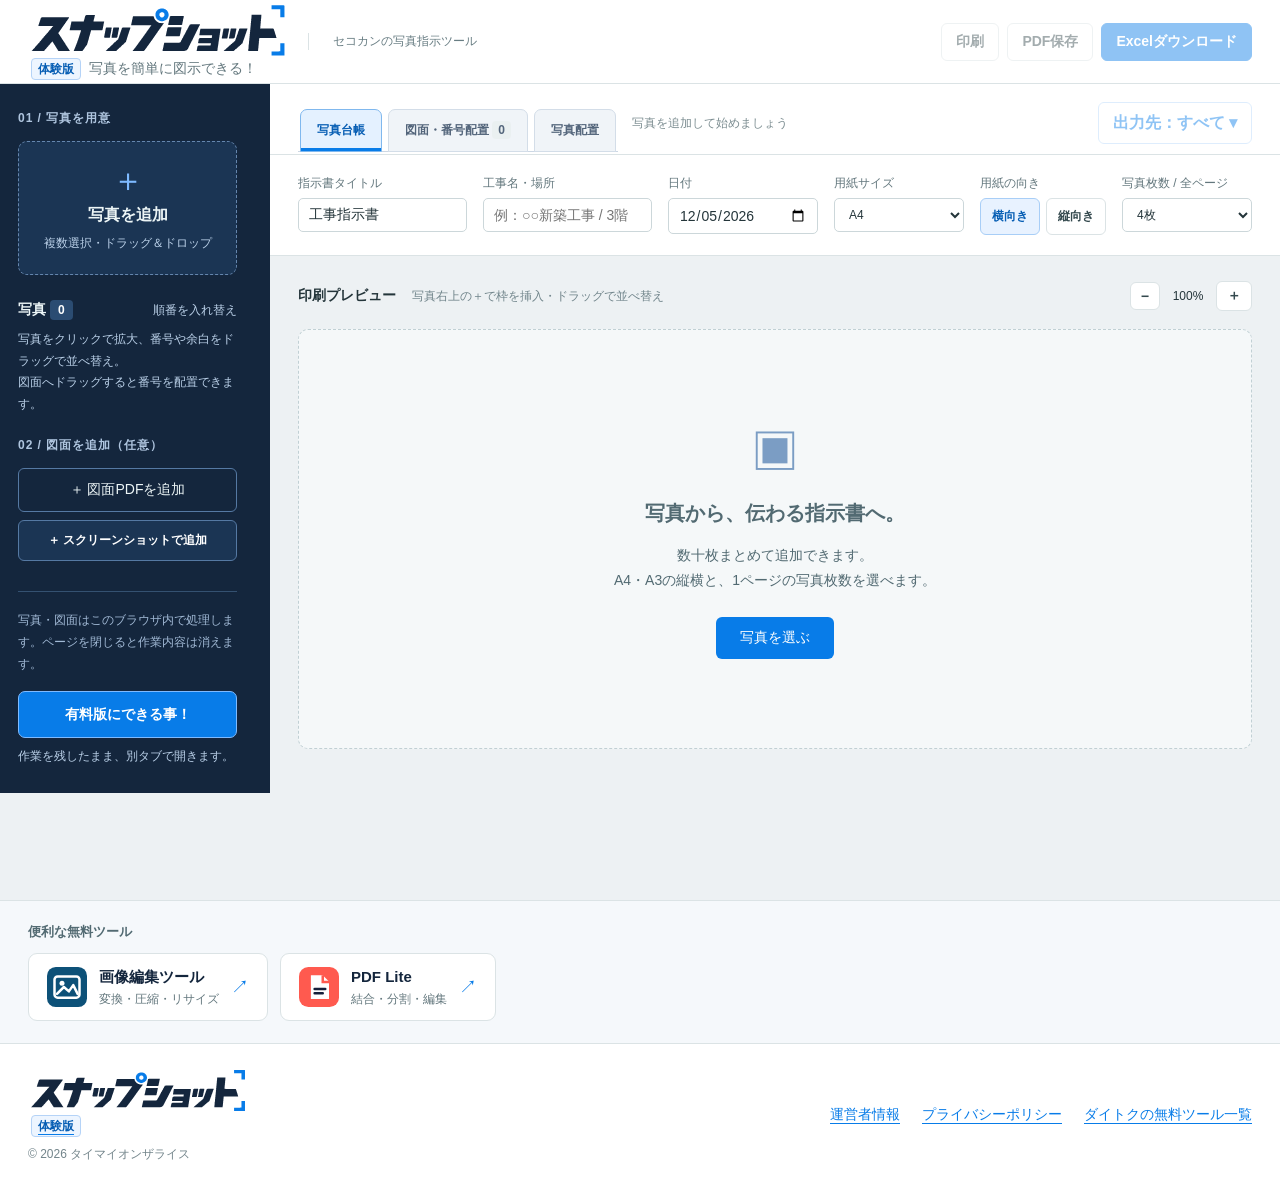
<file: index.html>
<!doctype html><html lang="ja"><head><meta charset="UTF-8"><meta name="viewport" content="width=device-width,initial-scale=1"><title>スナップショット体験版 | 写真を簡単に図示できる！</title><meta name="description" content="写真を並べてコメントを記入。図面に写真番号を配置して、現場指示書を印刷・PDF・Excel出力。"><link rel="icon" type="image/svg+xml" href="assets/snapshot-icon.svg?v=20261009"><meta name="theme-color" content="#14263d"><link rel="stylesheet" href="style.css?v=20261123-recipient"><link rel="stylesheet" href="tools-footer.css?v=20261015-tools-links"><link rel="stylesheet" href="shape-fill.css?v=20261016-fill"><script defer src="analytics.js?v=20261031"></script></head><body>
<header><a class="brand-link" href="index.html" aria-label="スナップショット体験版 ホーム"><span class="brand"><img class="brand-logo" src="assets/snapshot-logo.svg" alt="スナップショット" width="260" height="54"><span class="brand-meta"><span class="trial-badge">体験版</span><small>写真を簡単に図示できる！</small></span></span></a><span class="free">セコカンの写真指示ツール</span><div class="exports"><button id="print">印刷</button><button id="pdf-export">PDF保存</button><button id="excel-export" class="primary">Excelダウンロード</button></div></header>
<div class="shell"><aside><div class="step-label">01 / 写真を用意</div><label class="upload"><span class="upload-icon">＋</span><strong>写真を追加</strong><small>複数選択・ドラッグ＆ドロップ</small><input id="photos-input" type="file" accept="image/*" multiple></label><div class="sidebar-line"><strong>写真 <span id="photo-count">0</span></strong><span>順番を入れ替え</span></div><p class="hint">写真をクリックで拡大、番号や余白をドラッグで並べ替え。<br>図面へドラッグすると番号を配置できます。</p><div id="photo-list" class="photo-list"></div><div class="step-label drawing-label">02 / 図面を追加（任意）</div><label class="pdf-upload">＋ 図面PDFを追加<input id="pdf-input" type="file" accept="application/pdf,.pdf" multiple></label><button type="button" id="add-screenshot" class="screenshot-import-button">＋ スクリーンショットで追加</button><div id="drawing-list"></div><p class="privacy">写真・図面はこのブラウザ内で処理します。ページを閉じると作業内容は消えます。</p><div class="paid-sidebar"><a class="paid-link" href="paid.html" target="_blank" rel="noopener" aria-label="有料版にできる事！ 別タブで開きます">有料版にできる事！</a><small>作業を残したまま、別タブで開きます。</small></div></aside>
<main><div class="workspace-top"><div class="tabs"><button class="active" id="tab-photos">写真台帳</button><button id="tab-drawing">図面・番号配置 <span id="drawing-count">0</span></button><button id="tab-placement">写真配置</button></div><span id="summary">写真を追加して始めましょう</span></div>
<div class="settings"><label>指示書タイトル<input id="title" value="工事指示書" maxlength="80"></label><label>工事名・場所<input id="project" placeholder="例：○○新築工事 / 3階" maxlength="100"></label><label class="date-field">日付<input id="date" type="date"></label><label class="paper-size-field">用紙サイズ<select id="paper-size"><option value="A4" selected>A4</option><option value="A3">A3</option></select></label><div class="orientation"><span>用紙の向き</span><div><button class="active" data-orientation="landscape">横向き</button><button data-orientation="portrait">縦向き</button></div></div><label class="photo-count-field">写真枚数 / 全ページ<select id="photos-per-page"><option value="1">1枚</option><option value="2">2枚</option><option value="3">3枚</option><option value="4" selected>4枚</option><option value="5">5枚</option><option value="6">6枚</option><option value="7">7枚</option><option value="8">8枚</option><option value="9">9枚</option><option value="10">10枚</option><option value="11">11枚</option><option value="12">12枚</option><option value="13">13枚</option><option value="14">14枚</option><option value="15">15枚</option><option value="16">16枚</option><option value="17">17枚</option><option value="18">18枚</option><option value="19">19枚</option><option value="20">20枚</option></select></label></div>
<section id="photo-workspace"><div class="paper-heading"><strong>印刷プレビュー</strong><span>写真右上の＋で枠を挿入・ドラッグで並べ替え</span><div class="zoom"><button id="zoom-out" aria-label="縮小">−</button><span id="zoom-label">100%</span><button id="zoom-in" aria-label="拡大">＋</button></div></div><div id="papers"></div><section id="comment-summary" class="comment-summary" hidden><div class="comment-summary-title"><h2>写真番号とコメント一覧</h2><span><b id="comment-total">0</b>件 · 印刷・PDF・Excelにも追加されます</span></div><table><thead><tr><th>写真番号</th><th>コメント・指示内容</th><th>配置先図面</th></tr></thead><tbody id="comment-rows"></tbody></table></section></section>
<section id="drawing-workspace" hidden><div class="drawing-tools"><select id="drawing-select" hidden aria-hidden="true" tabindex="-1"></select><button type="button" id="drawing-rename">図面名を変更</button><label>色<input type="color" id="color" value="#e44838"></label><label>線幅<select id="stroke"><option value="3">細</option><option value="6" selected>中</option><option value="12">太</option></select></label><div id="tools"><button class="active" data-tool="select">選択・移動</button><button data-tool="number">写真番号</button><button data-tool="number-pin">番号の先端を伸ばす</button><button data-tool="marker">マーカー</button><button data-tool="line">線</button><button data-tool="rect">四角</button><button data-tool="circle">丸</button><button data-tool="text">文字</button><button data-tool="symbol">記号</button></div><label>矢印の先端<select id="arrow-head-size"><option value="small" selected>小</option><option value="medium">中</option><option value="large">大</option></select></label><button id="number-pin-clear" disabled>番号を丸に戻す</button><label>番号サイズ<select id="number-size"><option value="small" selected>小</option><option value="medium">中</option><option value="large">大</option><option value="xlarge">特大</option></select></label><button id="number-size-all" title="この図面の写真番号をすべて選んだサイズと線幅に変更">番号を一括変更</button><button id="rotate-left" title="図面を左に90度回転">↶ 左90°</button><button id="rotate-right" title="図面を右に90度回転">↷ 右90°</button><button id="undo" title="Ctrl+Z">戻す</button><button id="redo" title="Ctrl+Shift+Z">やり直す</button><button id="delete-annotation">選択を削除</button><div class="zoom"><button id="drawing-zoom-out">−</button><span id="drawing-zoom-label">100%</span><button id="drawing-zoom-in">＋</button></div></div><div class="annotation-options"><span id="shape-fill-options" class="shape-fill-options" hidden><label><input id="shape-fill" type="checkbox"> 塗りつぶし（線と同じ色）</label><label>不透明度 <input id="shape-fill-opacity" type="range" min="0" max="100" value="35" step="1"><output id="shape-fill-opacity-value">35%</output></label></span><label id="line-style-label" hidden>線の種類<select id="line-style"><option value="plain">実線</option><option value="arrow" selected>矢印</option><option value="double-arrow">両矢印</option><option value="dots">両端●</option><option value="dashed">点線</option><option value="dashed-arrow">点線矢印</option></select></label><label id="number-option">写真番号<select id="number-select"></select></label><label id="text-option" hidden>文字<input id="annotation-text" placeholder="ここに文字を入力" maxlength="200"></label><label id="symbol-option" hidden>記号<select id="symbol-select"><option>○</option><option>×</option><option>△</option><option>✓</option><option>！</option></select></label><label id="callout-end-label" hidden>写真の線の先端<select id="callout-end-style"><option value="dot">● 丸</option><option value="arrow">→ 矢印</option><option value="none">─ 端末なし</option></select></label><div id="drawing-option"><span>図面</span><div id="drawing-tabs" role="tablist" aria-label="表示する図面"></div></div><span id="tool-hint">左の写真を図面へドラッグすると番号を配置できます。</span></div><div id="drawing-container" role="tabpanel" aria-label="選択中の図面"><div class="empty drawing-empty"><span>▧</span><h2>図面と写真をつなぐ</h2><p>PDFを追加すると、写真番号や注記を図面に配置できます。</p><label class="primary inline-upload">図面PDFを追加<input id="pdf-input-empty" type="file" accept="application/pdf,.pdf" multiple></label></div></div></section>
</main></div><section class="related-tools" aria-label="便利な無料ツール"><p class="related-tools-title">便利な無料ツール</p><nav aria-label="画像・PDFツール"><a class="related-tool-link" href="https://noguchi092.github.io/image-tools/" target="_blank" rel="noopener" aria-label="画像編集ツールを別タブで開く"><img src="assets/image-tools-icon.svg" alt="" width="40" height="40"><span><strong>画像編集ツール</strong><small>変換・圧縮・リサイズ</small></span><span class="related-tool-arrow" aria-hidden="true">↗</span></a><a class="related-tool-link" href="https://noguchi092.github.io/pdf-lite/" target="_blank" rel="noopener" aria-label="PDFライトを別タブで開く"><img src="assets/pdf-lite-icon.svg" alt="" width="40" height="40"><span><strong>PDF Lite</strong><small>結合・分割・編集</small></span><span class="related-tool-arrow" aria-hidden="true">↗</span></a></nav></section><footer class="site-footer"><div class="footer-brand"><a class="brand-link" href="index.html" aria-label="スナップショット体験版 ホーム"><span class="brand"><img class="brand-logo" src="assets/snapshot-logo.svg" alt="スナップショット" width="220" height="46"><span class="brand-meta"><span class="trial-badge">体験版</span></span></span></a><small>© 2026 タイマイオンザライス</small></div><nav aria-label="フッターメニュー"><a href="operator.html">運営者情報</a><a href="privacy.html">プライバシーポリシー</a><a href="https://daitoku-inc.com/free-tools.html" target="_blank" rel="noopener noreferrer">ダイトクの無料ツール一覧</a></nav></footer><div id="status" role="status" aria-live="polite"></div><div id="busy" hidden><div><span class="spinner"></span><strong id="busy-text">処理中…</strong></div></div><script src="vendor/jszip.min.js"></script><script src="vendor/pdf-lib.min.js"></script><script type="module" src="app.js?v=20261123-recipient"></script></body></html>
</file>
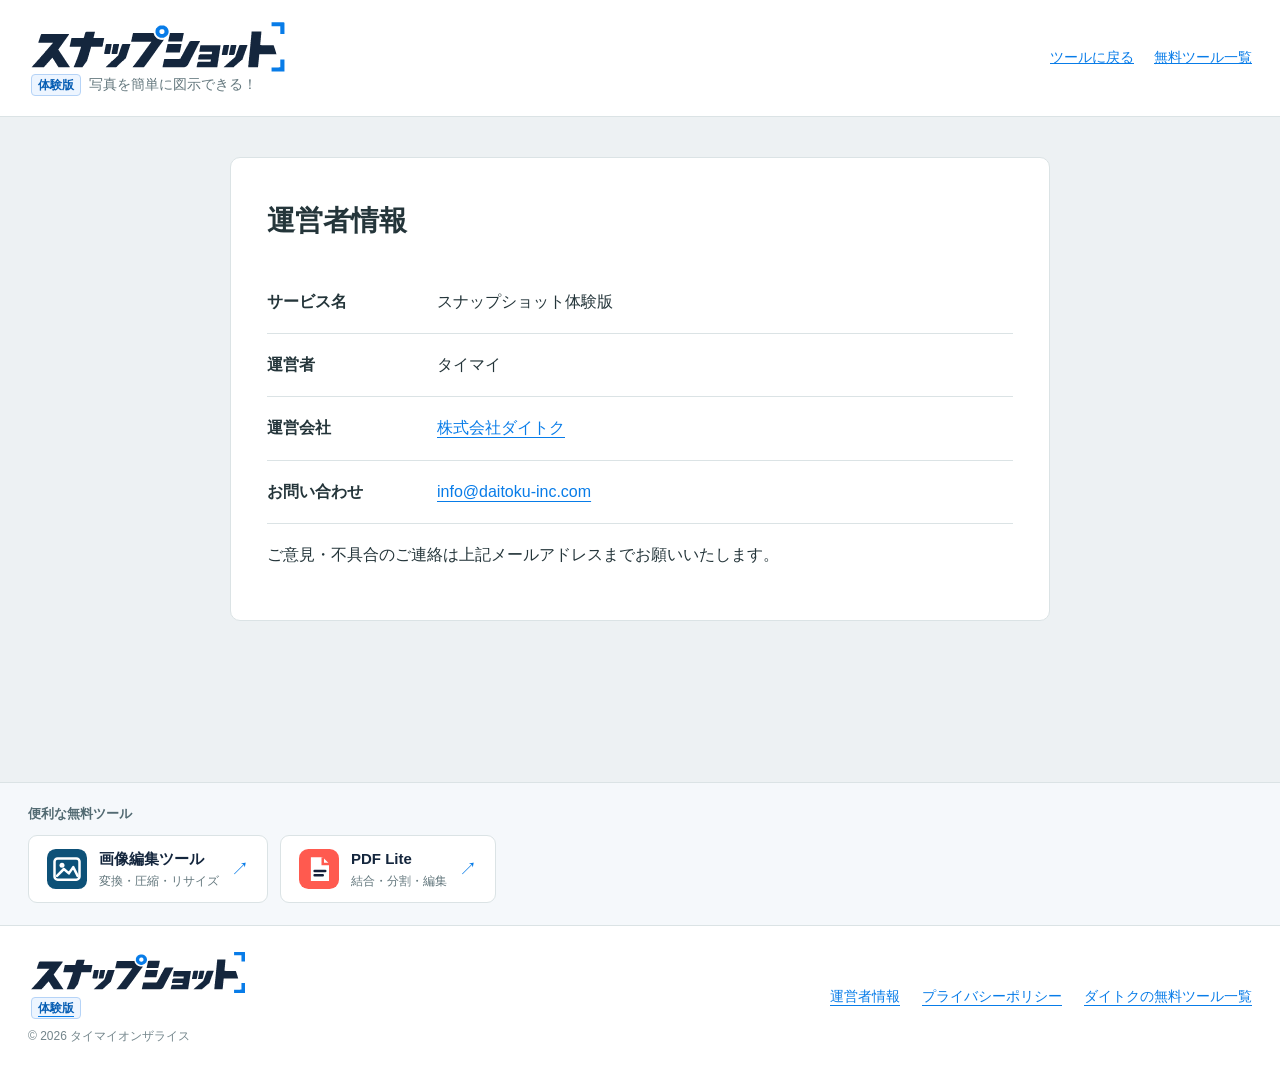
<file: operator.html>
<!doctype html><html lang="ja"><head><meta charset="utf-8"><meta name="viewport" content="width=device-width,initial-scale=1"><title>運営者情報 | スナップショット体験版</title><link rel="icon" type="image/svg+xml" href="assets/snapshot-icon.svg?v=20261009"><meta name="theme-color" content="#14263d"><link rel="stylesheet" href="style.css?v=20261009-plan-comparison"><link rel="stylesheet" href="tools-footer.css?v=20261015-tools-links"><script defer src="analytics.js?v=20261031"></script></head><body><header class="info-header"><a class="brand-link" href="index.html" aria-label="スナップショット体験版 ホーム"><span class="brand"><img class="brand-logo" src="assets/snapshot-logo.svg" alt="スナップショット" width="260" height="54"><span class="brand-meta"><span class="trial-badge">体験版</span><small>写真を簡単に図示できる！</small></span></span></a><nav><a href="index.html">ツールに戻る</a><a href="https://daitoku-inc.com/free-tools.html" target="_blank" rel="noopener noreferrer">無料ツール一覧</a></nav></header><main class="plain-page"><article class="plain-card"><h1>運営者情報</h1><dl><div><dt>サービス名</dt><dd>スナップショット体験版</dd></div><div><dt>運営者</dt><dd>タイマイ</dd></div><div><dt>運営会社</dt><dd><a href="https://daitoku-inc.com/">株式会社ダイトク</a></dd></div><div><dt>お問い合わせ</dt><dd><a href="mailto:info@daitoku-inc.com">info@daitoku-inc.com</a></dd></div></dl><p>ご意見・不具合のご連絡は上記メールアドレスまでお願いいたします。</p></article></main><section class="related-tools" aria-label="便利な無料ツール"><p class="related-tools-title">便利な無料ツール</p><nav aria-label="画像・PDFツール"><a class="related-tool-link" href="https://noguchi092.github.io/image-tools/" target="_blank" rel="noopener" aria-label="画像編集ツールを別タブで開く"><img src="assets/image-tools-icon.svg" alt="" width="40" height="40"><span><strong>画像編集ツール</strong><small>変換・圧縮・リサイズ</small></span><span class="related-tool-arrow" aria-hidden="true">↗</span></a><a class="related-tool-link" href="https://noguchi092.github.io/pdf-lite/" target="_blank" rel="noopener" aria-label="PDFライトを別タブで開く"><img src="assets/pdf-lite-icon.svg" alt="" width="40" height="40"><span><strong>PDF Lite</strong><small>結合・分割・編集</small></span><span class="related-tool-arrow" aria-hidden="true">↗</span></a></nav></section><footer class="site-footer"><div class="footer-brand"><a class="brand-link" href="index.html" aria-label="スナップショット体験版 ホーム"><span class="brand"><img class="brand-logo" src="assets/snapshot-logo.svg" alt="スナップショット" width="220" height="46"><span class="brand-meta"><span class="trial-badge">体験版</span></span></span></a><small>© 2026 タイマイオンザライス</small></div><nav aria-label="フッターメニュー"><a href="operator.html">運営者情報</a><a href="privacy.html">プライバシーポリシー</a><a href="https://daitoku-inc.com/free-tools.html" target="_blank" rel="noopener noreferrer">ダイトクの無料ツール一覧</a></nav></footer></body></html>
</file>
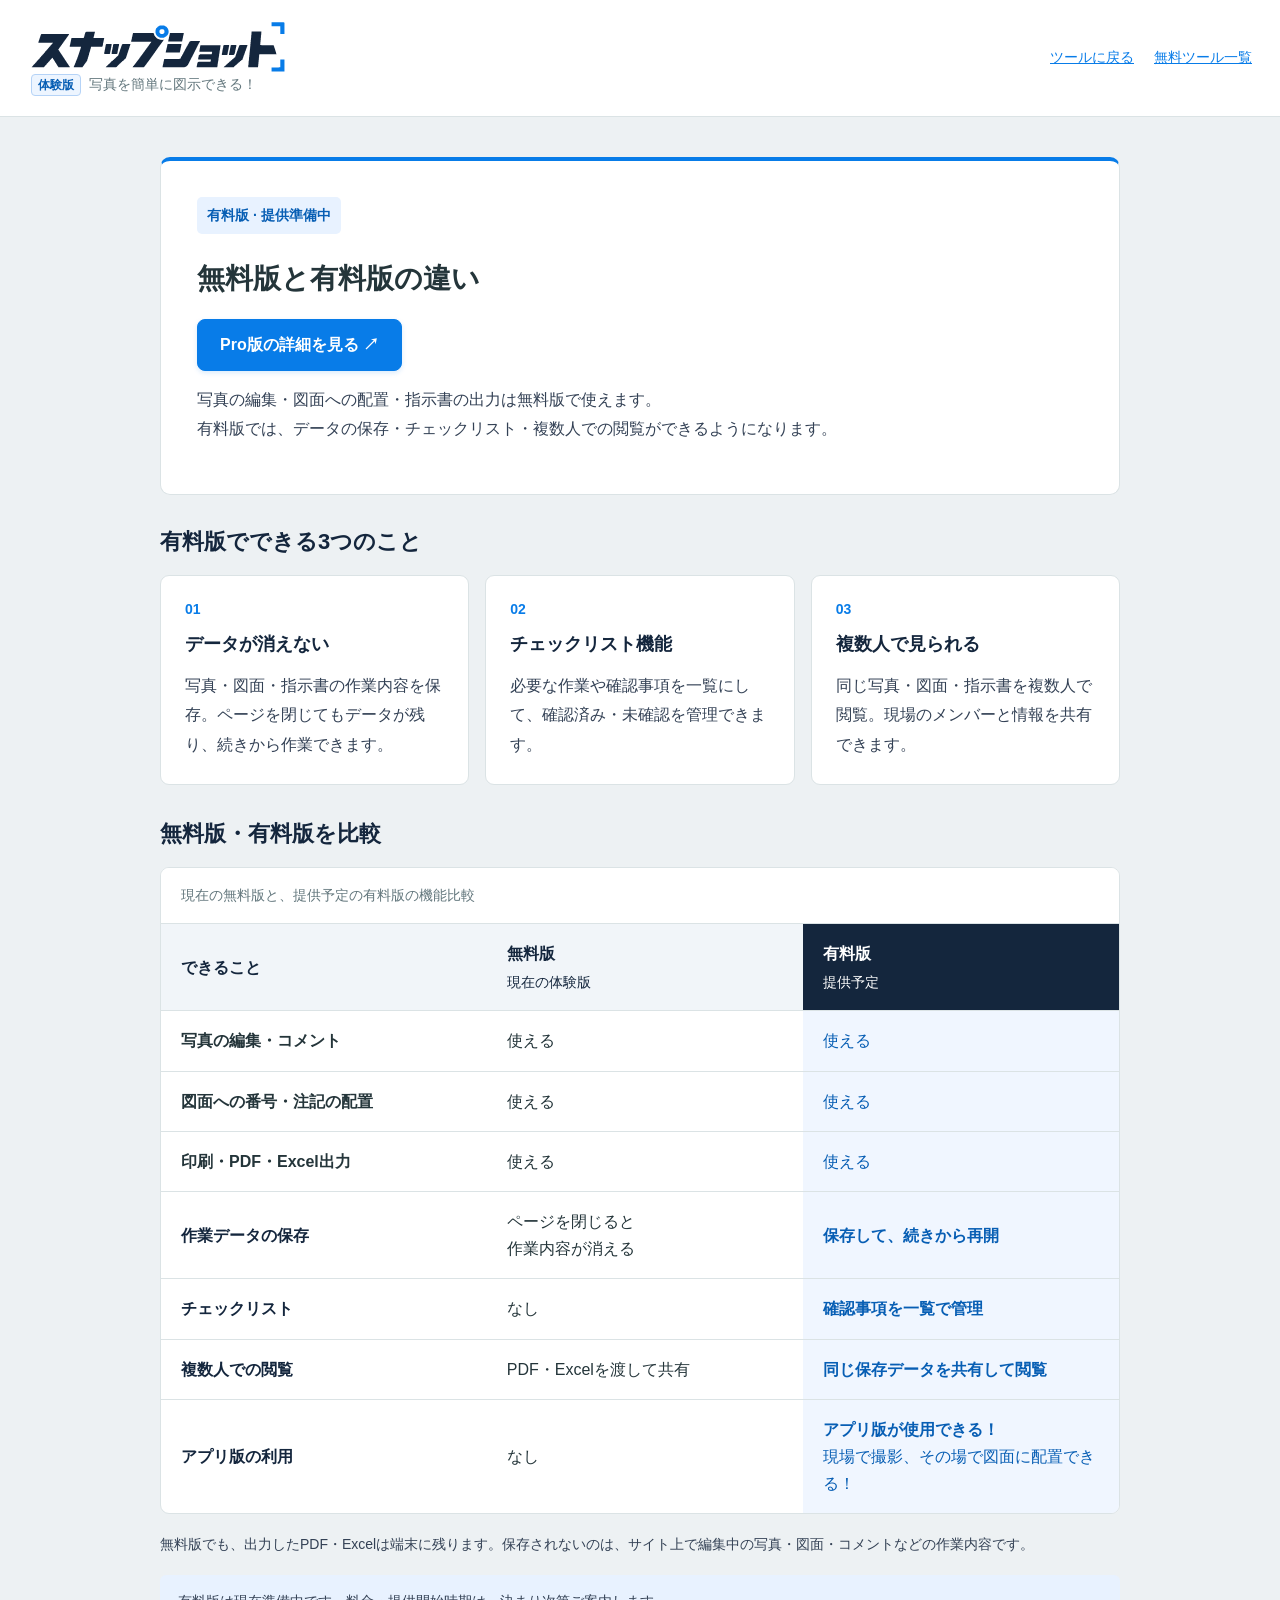
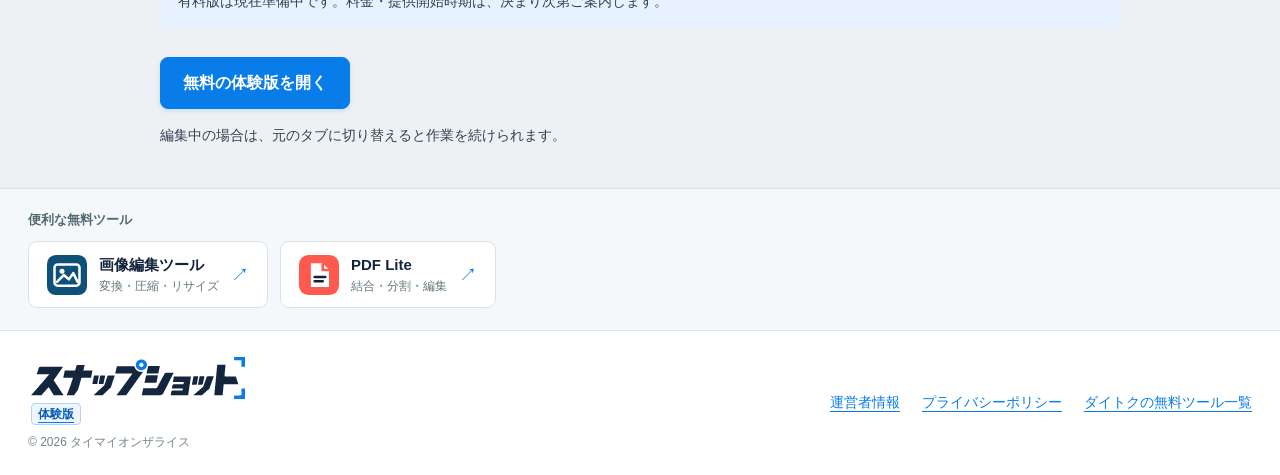
<file: paid.html>
<!doctype html><html lang="ja"><head><meta charset="utf-8"><meta name="viewport" content="width=device-width,initial-scale=1"><title>無料版と有料版の違い | スナップショット</title><meta name="description" content="無料版と有料版の違いを比較。データの保存、チェックリスト、複数人での閲覧について紹介します。"><link rel="icon" type="image/svg+xml" href="assets/snapshot-icon.svg?v=20261009"><meta name="theme-color" content="#14263d"><link rel="stylesheet" href="style.css?v=20261015-legibility-fix"><link rel="stylesheet" href="tools-footer.css?v=20261015-tools-links"><script defer src="analytics.js?v=20261031"></script></head><body><header class="info-header"><a class="brand-link" href="index.html" aria-label="スナップショット体験版 ホーム"><span class="brand"><img class="brand-logo" src="assets/snapshot-logo.svg" alt="スナップショット" width="260" height="54"><span class="brand-meta"><span class="trial-badge">体験版</span><small>写真を簡単に図示できる！</small></span></span></a><nav><a href="index.html">ツールに戻る</a><a href="https://daitoku-inc.com/free-tools.html" target="_blank" rel="noopener noreferrer">無料ツール一覧</a></nav></header><main class="plain-page paid-page"><article class="plain-card paid-intro"><span class="paid-status">有料版 · 提供準備中</span><h1>無料版と有料版の違い</h1><p><a class="page-button" href="https://noguchi092.github.io/snapshot-lp/" target="_blank" rel="noopener" aria-label="Pro版の詳細を見る（別タブで開きます）">Pro版の詳細を見る ↗</a></p><p>写真の編集・図面への配置・指示書の出力は無料版で使えます。<br>有料版では、データの保存・チェックリスト・複数人での閲覧ができるようになります。</p></article>
<section class="trial-features" aria-labelledby="paid-features-title"><h2 id="paid-features-title">有料版でできる3つのこと</h2><div class="feature-grid">
<article class="feature-card"><span class="feature-number">01</span><h3>データが消えない</h3><p>写真・図面・指示書の作業内容を保存。ページを閉じてもデータが残り、続きから作業できます。</p></article>
<article class="feature-card"><span class="feature-number">02</span><h3>チェックリスト機能</h3><p>必要な作業や確認事項を一覧にして、確認済み・未確認を管理できます。</p></article>
<article class="feature-card"><span class="feature-number">03</span><h3>複数人で見られる</h3><p>同じ写真・図面・指示書を複数人で閲覧。現場のメンバーと情報を共有できます。</p></article>
</div></section>
<section class="plan-comparison" aria-labelledby="plan-comparison-title"><h2 id="plan-comparison-title">無料版・有料版を比較</h2><div class="comparison-wrap"><table class="comparison-table"><caption>現在の無料版と、提供予定の有料版の機能比較</caption><thead><tr><th scope="col">できること</th><th scope="col">無料版<small>現在の体験版</small></th><th scope="col">有料版<small>提供予定</small></th></tr></thead><tbody>
<tr><th scope="row">写真の編集・コメント</th><td>使える</td><td>使える</td></tr>
<tr><th scope="row">図面への番号・注記の配置</th><td>使える</td><td>使える</td></tr>
<tr><th scope="row">印刷・PDF・Excel出力</th><td>使える</td><td>使える</td></tr>
<tr class="paid-difference"><th scope="row">作業データの保存</th><td>ページを閉じると<br>作業内容が消える</td><td><strong>保存して、続きから再開</strong></td></tr>
<tr class="paid-difference"><th scope="row">チェックリスト</th><td>なし</td><td><strong>確認事項を一覧で管理</strong></td></tr>
<tr class="paid-difference"><th scope="row">複数人での閲覧</th><td>PDF・Excelを渡して共有</td><td><strong>同じ保存データを共有して閲覧</strong></td></tr>
<tr class="paid-difference"><th scope="row">アプリ版の利用</th><td>なし</td><td><strong>アプリ版が使用できる！</strong><br>現場で撮影、その場で図面に配置できる！</td></tr>
</tbody></table></div><p class="trial-storage-note">無料版でも、出力したPDF・Excelは端末に残ります。保存されないのは、サイト上で編集中の写真・図面・コメントなどの作業内容です。</p><p class="paid-availability">有料版は現在準備中です。料金・提供開始時期は、決まり次第ご案内します。</p></section>
<div class="paid-return"><a href="index.html" class="page-button">無料の体験版を開く</a><p>編集中の場合は、元のタブに切り替えると作業を続けられます。</p></div></main><section class="related-tools" aria-label="便利な無料ツール"><p class="related-tools-title">便利な無料ツール</p><nav aria-label="画像・PDFツール"><a class="related-tool-link" href="https://noguchi092.github.io/image-tools/" target="_blank" rel="noopener" aria-label="画像編集ツールを別タブで開く"><img src="assets/image-tools-icon.svg" alt="" width="40" height="40"><span><strong>画像編集ツール</strong><small>変換・圧縮・リサイズ</small></span><span class="related-tool-arrow" aria-hidden="true">↗</span></a><a class="related-tool-link" href="https://noguchi092.github.io/pdf-lite/" target="_blank" rel="noopener" aria-label="PDFライトを別タブで開く"><img src="assets/pdf-lite-icon.svg" alt="" width="40" height="40"><span><strong>PDF Lite</strong><small>結合・分割・編集</small></span><span class="related-tool-arrow" aria-hidden="true">↗</span></a></nav></section><footer class="site-footer"><div class="footer-brand"><a class="brand-link" href="index.html" aria-label="スナップショット体験版 ホーム"><span class="brand"><img class="brand-logo" src="assets/snapshot-logo.svg" alt="スナップショット" width="220" height="46"><span class="brand-meta"><span class="trial-badge">体験版</span></span></span></a><small>© 2026 タイマイオンザライス</small></div><nav aria-label="フッターメニュー"><a href="operator.html">運営者情報</a><a href="privacy.html">プライバシーポリシー</a><a href="https://daitoku-inc.com/free-tools.html" target="_blank" rel="noopener noreferrer">ダイトクの無料ツール一覧</a></nav></footer></body></html>
</file>
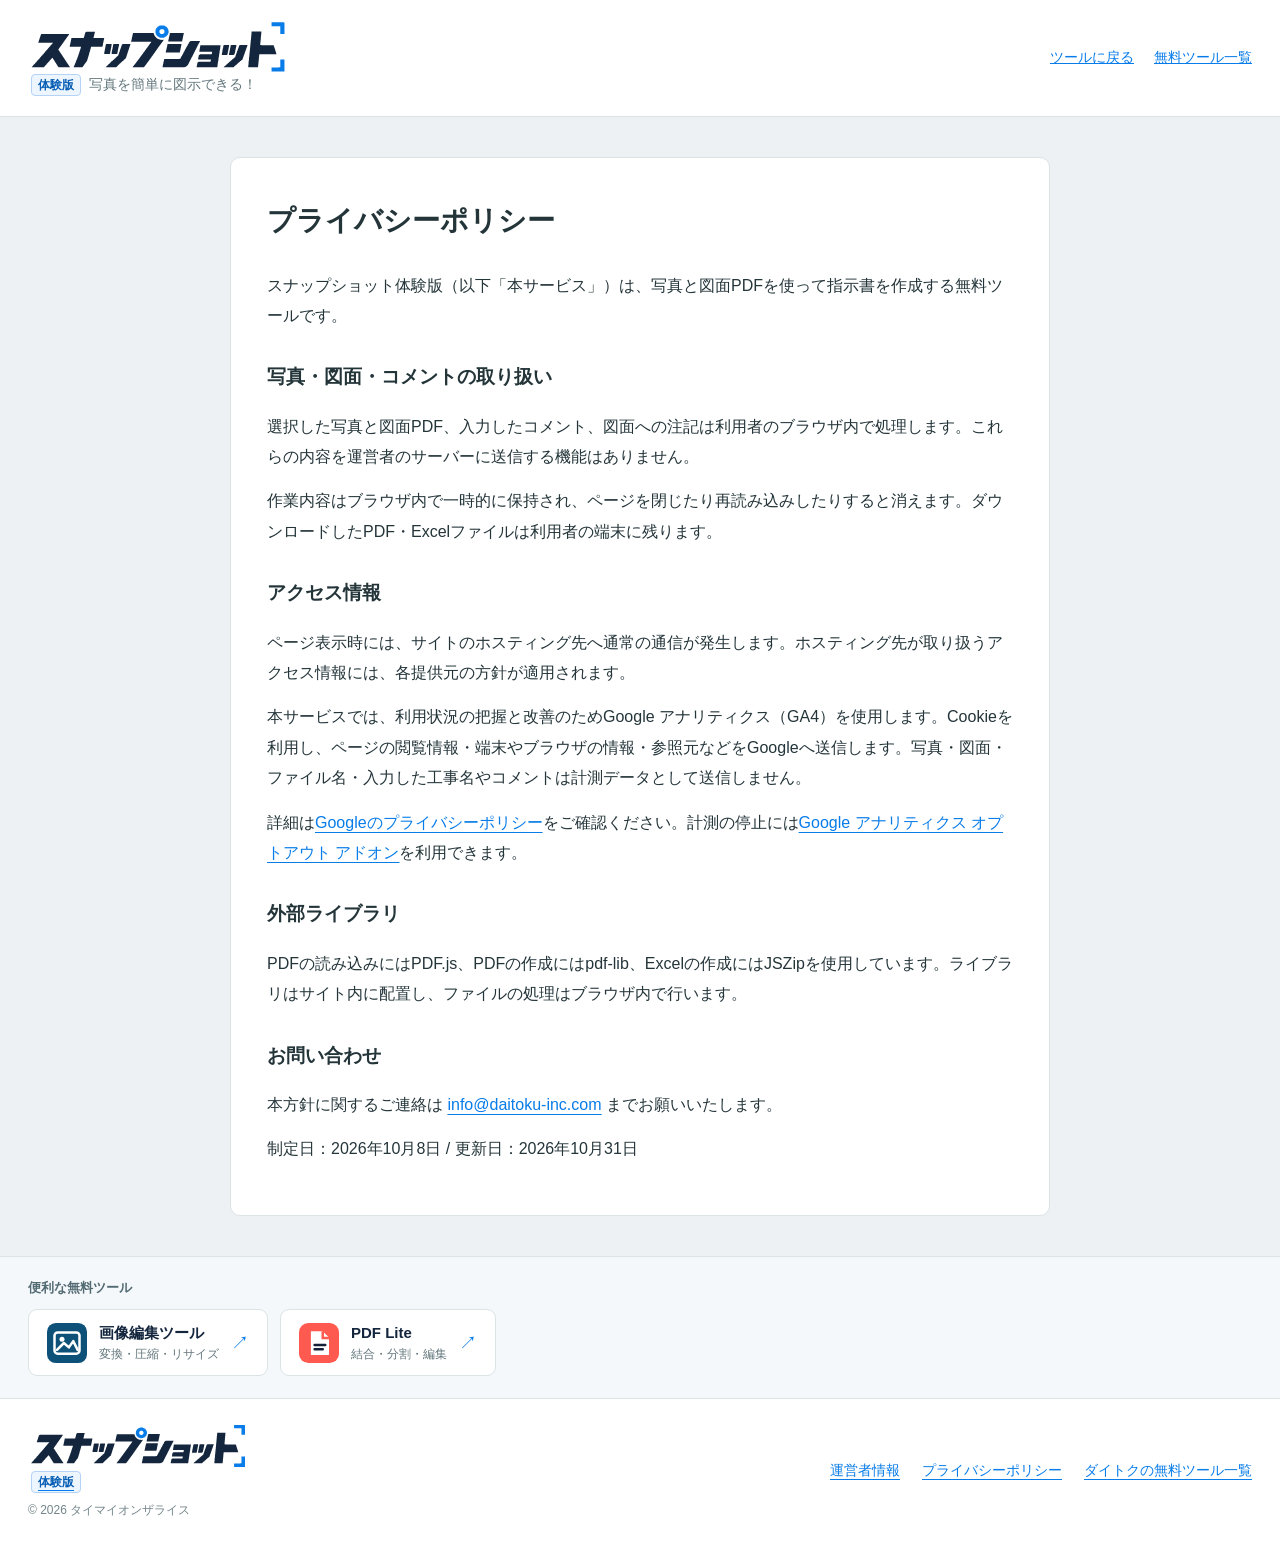
<file: privacy.html>
<!doctype html><html lang="ja"><head><meta charset="utf-8"><meta name="viewport" content="width=device-width,initial-scale=1"><title>プライバシーポリシー | スナップショット体験版</title><link rel="icon" type="image/svg+xml" href="assets/snapshot-icon.svg?v=20261009"><meta name="theme-color" content="#14263d"><link rel="stylesheet" href="style.css?v=20261009-plan-comparison"><link rel="stylesheet" href="tools-footer.css?v=20261015-tools-links"><script defer src="analytics.js?v=20261031"></script></head><body><header class="info-header"><a class="brand-link" href="index.html" aria-label="スナップショット体験版 ホーム"><span class="brand"><img class="brand-logo" src="assets/snapshot-logo.svg" alt="スナップショット" width="260" height="54"><span class="brand-meta"><span class="trial-badge">体験版</span><small>写真を簡単に図示できる！</small></span></span></a><nav><a href="index.html">ツールに戻る</a><a href="https://daitoku-inc.com/free-tools.html" target="_blank" rel="noopener noreferrer">無料ツール一覧</a></nav></header><main class="plain-page"><article class="plain-card"><h1>プライバシーポリシー</h1><p>スナップショット体験版（以下「本サービス」）は、写真と図面PDFを使って指示書を作成する無料ツールです。</p><h2>写真・図面・コメントの取り扱い</h2><p>選択した写真と図面PDF、入力したコメント、図面への注記は利用者のブラウザ内で処理します。これらの内容を運営者のサーバーに送信する機能はありません。</p><p>作業内容はブラウザ内で一時的に保持され、ページを閉じたり再読み込みしたりすると消えます。ダウンロードしたPDF・Excelファイルは利用者の端末に残ります。</p><h2>アクセス情報</h2><p>ページ表示時には、サイトのホスティング先へ通常の通信が発生します。ホスティング先が取り扱うアクセス情報には、各提供元の方針が適用されます。</p><p>本サービスでは、利用状況の把握と改善のためGoogle アナリティクス（GA4）を使用します。Cookieを利用し、ページの閲覧情報・端末やブラウザの情報・参照元などをGoogleへ送信します。写真・図面・ファイル名・入力した工事名やコメントは計測データとして送信しません。</p><p>詳細は<a href="https://policies.google.com/privacy" target="_blank" rel="noopener">Googleのプライバシーポリシー</a>をご確認ください。計測の停止には<a href="https://tools.google.com/dlpage/gaoptout?hl=ja" target="_blank" rel="noopener">Google アナリティクス オプトアウト アドオン</a>を利用できます。</p><h2>外部ライブラリ</h2><p>PDFの読み込みにはPDF.js、PDFの作成にはpdf-lib、Excelの作成にはJSZipを使用しています。ライブラリはサイト内に配置し、ファイルの処理はブラウザ内で行います。</p><h2>お問い合わせ</h2><p>本方針に関するご連絡は <a href="mailto:info@daitoku-inc.com">info@daitoku-inc.com</a> までお願いいたします。</p><p>制定日：2026年10月8日 / 更新日：2026年10月31日</p></article></main><section class="related-tools" aria-label="便利な無料ツール"><p class="related-tools-title">便利な無料ツール</p><nav aria-label="画像・PDFツール"><a class="related-tool-link" href="https://noguchi092.github.io/image-tools/" target="_blank" rel="noopener" aria-label="画像編集ツールを別タブで開く"><img src="assets/image-tools-icon.svg" alt="" width="40" height="40"><span><strong>画像編集ツール</strong><small>変換・圧縮・リサイズ</small></span><span class="related-tool-arrow" aria-hidden="true">↗</span></a><a class="related-tool-link" href="https://noguchi092.github.io/pdf-lite/" target="_blank" rel="noopener" aria-label="PDFライトを別タブで開く"><img src="assets/pdf-lite-icon.svg" alt="" width="40" height="40"><span><strong>PDF Lite</strong><small>結合・分割・編集</small></span><span class="related-tool-arrow" aria-hidden="true">↗</span></a></nav></section><footer class="site-footer"><div class="footer-brand"><a class="brand-link" href="index.html" aria-label="スナップショット体験版 ホーム"><span class="brand"><img class="brand-logo" src="assets/snapshot-logo.svg" alt="スナップショット" width="220" height="46"><span class="brand-meta"><span class="trial-badge">体験版</span></span></span></a><small>© 2026 タイマイオンザライス</small></div><nav aria-label="フッターメニュー"><a href="operator.html">運営者情報</a><a href="privacy.html">プライバシーポリシー</a><a href="https://daitoku-inc.com/free-tools.html" target="_blank" rel="noopener noreferrer">ダイトクの無料ツール一覧</a></nav></footer></body></html>
</file>
<file: style.css>
:root{font-family:-apple-system,BlinkMacSystemFont,"Segoe UI","Noto Sans JP",sans-serif;color:#24353a;background:#edf1f3;font-size:16px;--blue:#087ce8;--line:#dbe3e5}*{box-sizing:border-box}body{margin:0}button,input,select,textarea{font:inherit}button,label.upload,label.pdf-upload{cursor:pointer}button{border:1px solid var(--line);background:white;border-radius:6px;padding:9px 14px;color:#34494e;font-size:.875rem;font-weight:600;white-space:nowrap}button:hover{border-color:var(--blue);background:#f0f6ff}button:disabled{opacity:.45;cursor:default}.primary{background:var(--blue);color:white;border-color:var(--blue)}.primary:hover{background:#0666c1;color:white}button.active{background:#e8f2ff;color:#075eb4;border-color:#a8cef7}input,select{border:1px solid #ccd7da;border-radius:5px;padding:8px 10px;min-width:0;background:white;color:#24353a}input:focus,textarea:focus,select:focus{outline:2px solid #087ce8;outline-offset:1px}header{height:84px;background:white;border-bottom:1px solid var(--line);display:flex;align-items:center;padding:0 28px;gap:24px}.brand{display:flex;gap:12px;align-items:center;font-size:1.25rem;font-weight:800;white-space:nowrap}.brand small{display:block;font-size:.75rem;color:#7a8a8e;font-weight:500;margin-top:3px;letter-spacing:.1em}.brand-icon{font-size:2.25rem;color:var(--blue)}.free{font-size:.75rem;color:#687d83;border-left:1px solid var(--line);padding-left:24px}.exports{margin-left:auto;display:flex;gap:8px}.shell{display:grid;grid-template-columns:270px minmax(0,1fr);min-height:calc(100vh - 84px)}aside{background:#14263d;color:#ecf5f6;padding:26px 18px}.step-label{font-size:.75rem;letter-spacing:.08em;color:#afc5df;margin-bottom:14px;font-weight:700}.upload{border:1px dashed #6586ae;display:flex;flex-direction:column;align-items:center;padding:22px 10px;border-radius:9px;background:#1b3554;gap:9px}.upload:hover,.upload.dragover{background:#254d77;border-color:#7ebaff}.upload-icon{font-size:2rem;line-height:1;color:#7ebaff}.upload small{font-size:.75rem;color:#bad0e8}input[type=file]{display:none}.sidebar-line{display:flex;align-items:center;justify-content:space-between;margin-top:26px;font-size:.875rem}.sidebar-line span{font-size:.75rem;color:#bad0e8}#photo-count{background:#2b4c72;padding:3px 8px;border-radius:4px;color:#fff}.hint{font-size:.75rem;line-height:1.8;color:#bad0e8;margin:10px 0 14px}.photo-list{display:flex;flex-direction:column;gap:8px;max-height:48vh;overflow:auto}.thumb{display:grid;grid-template-columns:24px 64px 1fr;gap:9px;align-items:center;padding:8px;background:#1c3655;border:1px solid #36577e;border-radius:7px;cursor:grab}.thumb.over{border:2px solid #7ebaff;padding:7px}.thumb.dragging{opacity:.4}.thumb img{width:64px;height:47px;object-fit:cover;border-radius:3px}.thumb-number{font-size:.875rem;font-weight:800;color:#8bc3ff;text-align:center}.thumb-name{font-size:.75rem;overflow:hidden;text-overflow:ellipsis;white-space:nowrap;max-width:98px}.thumb-actions{display:flex;gap:2px;margin-top:6px}.thumb-actions button{padding:1px 5px;border:0;background:#335a85;color:#fff;font-size:.75rem;border-radius:3px}.drawing-label{margin-top:26px}.pdf-upload{display:block;border:1px solid #5579a3;padding:12px;text-align:center;border-radius:6px;font-size:.875rem}#drawing-list{margin-top:10px}.drawing-item{display:flex;align-items:center;gap:6px;margin:8px 0;font-size:.75rem}.drawing-item span{flex:1;overflow:hidden;text-overflow:ellipsis;white-space:nowrap}.drawing-item button{font-size:.75rem;padding:3px 7px;background:#2b4c72;color:#fff;border:0}.privacy{border-top:1px solid #345171;padding-top:18px;color:#a1b9d5;font-size:.75rem;line-height:1.8;margin-top:30px}main{min-width:0}.workspace-top{padding:18px 28px 0;background:#fff;display:flex;align-items:center;justify-content:space-between;border-bottom:1px solid var(--line)}.tabs{display:flex;gap:24px}.tabs button{padding:12px 0 16px;border:0;border-radius:0;color:#819095;background:transparent}.tabs button.active{color:var(--blue);border-bottom:3px solid var(--blue)}.tabs span{background:#eaf0f1;border-radius:4px;padding:2px 6px;font-size:.75rem}#summary{font-size:.75rem;color:#7c8d91;padding-bottom:10px}.settings{padding:20px 28px;background:white;display:flex;flex-wrap:wrap;gap:16px;border-bottom:1px solid var(--line)}.settings label{display:flex;flex-direction:column;gap:6px;font-size:.75rem;color:#63777d;flex:1;min-width:150px}.settings input{width:100%;font-size:.875rem}.settings .date-field{flex:.6}.orientation{font-size:.75rem;color:#63777d;display:flex;flex-direction:column;gap:6px}.orientation div{display:flex;gap:6px}.orientation button{font-size:.75rem;padding:9px 11px}.paper-heading{margin:25px 28px 18px;display:flex;align-items:center;gap:16px;font-size:.875rem}.paper-heading>span{font-size:.75rem;color:#71858b}.zoom{margin-left:auto;display:flex;align-items:center;gap:8px}.zoom button{padding:5px 10px}.zoom span{font-size:.75rem;min-width:40px;text-align:center}#papers{padding:0 28px 40px;overflow:auto}.paper-wrap{margin-bottom:26px;max-width:100%}.paper-meta{display:flex;justify-content:space-between;font-size:.75rem;color:#70838a;margin-bottom:8px}.paper{width:100%;aspect-ratio:297/210;background:white;box-shadow:0 3px 15px #12343e13;padding:3.2%;display:flex;flex-direction:column;border:1px solid #e1e6e8;container-type:inline-size}.paper.portrait{aspect-ratio:210/297;width:72%;margin:auto;padding:3.2%}.paper-title{font-size:2.1cqw;font-weight:700;color:#14263d;border-bottom:2px solid #294969;padding-bottom:1.5cqw;display:flex;align-items:center;justify-content:space-between;gap:8px}.paper-title small{font-size:1.2cqw;font-weight:400}.paper-sub{font-size:1.3cqw;color:#6d7b80;display:flex;justify-content:space-between;padding:1cqw 0 1.4cqw}.photo-grid{flex:1;min-height:0;display:grid;grid-template-columns:1fr 1fr;grid-template-rows:1fr 1fr;gap:1.8cqw}.photo-cell{border:1px solid #cad4d8;min-height:0;display:flex;flex-direction:column;overflow:hidden}.image-box{position:relative;flex:1;min-height:0;background:#f5f7f8;display:flex;align-items:center;justify-content:center}.image-box img{width:100%;height:100%;position:absolute;object-fit:contain}.badge{position:absolute;top:1cqw;left:1cqw;background:#087ce8;color:white;font-weight:700;font-size:1.5cqw;padding:.4cqw .8cqw;border-radius:3px;z-index:1}.comment{border:0;border-top:1px solid #d6dfe2;resize:none;width:100%;height:7.5cqw;flex-shrink:0;font-size:1.35cqw;padding:1cqw;line-height:1.65;color:#24353a;background:white;border-radius:0}.comment::placeholder{color:#acb8bc}.portrait .photo-grid{grid-template-columns:1fr;grid-template-rows:repeat(3,1fr);gap:2.5cqw}.portrait .photo-cell{flex-direction:row}.portrait .image-box{width:63%;flex:none}.portrait .comment{width:37%;height:100%;border-top:0;border-left:1px solid #d6dfe2;font-size:1.8cqw;padding:1.5cqw}.portrait .paper-title{font-size:2.9cqw}.portrait .paper-title small,.portrait .paper-sub{font-size:1.8cqw}.portrait .badge{font-size:2cqw}.paper-footer{font-size:1.05cqw;color:#87969b;display:flex;justify-content:space-between;padding-top:1cqw}.empty{min-height:420px;display:flex;flex-direction:column;justify-content:center;align-items:center;text-align:center;border:1px dashed #c1d0d4;border-radius:10px;background:#f5f8f9;color:#526a72;gap:8px;padding:28px}.empty>span{font-size:3rem;color:#7b9dc4}.empty h2{font-size:1.25rem;margin:8px}.empty p{font-size:.875rem;line-height:1.8;max-width:400px;margin:0 0 16px}.inline-upload{display:inline-block;border-radius:6px;font-size:.875rem;padding:12px 24px;cursor:pointer}.drawing-tools{padding:16px 24px;display:flex;align-items:center;flex-wrap:wrap;gap:8px;background:#f9fbfc;border-bottom:1px solid var(--line)}.drawing-tools label{font-size:.75rem;display:flex;gap:6px;align-items:center}.drawing-tools select{max-width:160px}.drawing-tools input[type=color]{width:38px;height:34px;padding:3px}#tools{display:flex;gap:4px;flex-wrap:wrap}#tools button{padding:8px 10px;font-size:.75rem}.annotation-options{padding:12px 24px;display:flex;align-items:center;gap:16px;background:white;font-size:.875rem}.annotation-options label{display:flex;align-items:center;gap:8px}.annotation-options [hidden]{display:none}.annotation-options span{color:#6e838a;font-size:.75rem}#drawing-container{padding:24px;overflow:auto;min-height:440px}.drawing-stage{position:relative;box-shadow:0 4px 20px #102e3a20;background:#fff;touch-action:none}.drawing-stage canvas{display:block;width:100%;height:100%}.drawing-stage svg{position:absolute;inset:0;width:100%;height:100%;touch-action:none}.annotation.selected{filter:drop-shadow(0 0 4px #09f)}#status{position:fixed;bottom:24px;left:50%;transform:translateX(-50%);background:#14263d;color:white;padding:12px 20px;border-radius:8px;box-shadow:0 4px 20px #0002;z-index:99;display:none;font-size:.875rem}#busy{position:fixed;inset:0;background:#14263d66;z-index:100;display:flex;align-items:center;justify-content:center}#busy[hidden]{display:none}#busy>div{padding:26px 38px;background:white;display:flex;align-items:center;gap:16px;border-radius:12px}.spinner{width:24px;height:24px;border:3px solid #dbeaff;border-top-color:#087ce8;border-radius:50%;animation:spin 1s linear infinite}@keyframes spin{to{transform:rotate(360deg)}}[hidden]{display:none!important}:focus-visible{outline:2px solid #087ce8;outline-offset:3px}@media(max-width:1100px){header{padding:0 18px;gap:10px}.free{display:none}.shell{grid-template-columns:220px minmax(0,1fr)}.workspace-top{padding-left:20px;padding-right:20px}#summary{display:none}.settings{padding:18px 20px}.paper-heading{margin-left:20px;margin-right:20px}.paper-heading>span{display:none}#papers{padding-left:20px;padding-right:20px}.thumb{grid-template-columns:20px 54px 1fr;gap:6px}.thumb img{width:54px}.thumb-name{max-width:74px}}@media(max-width:720px){header{height:auto;min-height:76px;flex-wrap:wrap;padding:14px 16px}.brand{font-size:1.1rem}.brand small{font-size:.75rem}.exports{width:100%;margin:0}.exports button{flex:1;font-size:.75rem;padding:10px 7px}.shell{display:block}aside{padding:18px}.step-label{margin-bottom:10px}.upload{padding:12px;display:grid;grid-template-columns:24px 1fr}.upload small{grid-column:2}.upload-icon{grid-row:1/3}.sidebar-line{margin-top:16px}.hint{margin-bottom:10px}.photo-list{flex-direction:row;overflow:auto;max-height:none}.thumb{display:block;min-width:100px;width:100px;position:relative}.thumb img{width:82px;height:58px}.thumb-number{position:absolute;top:8px;left:8px;background:#087ce8;color:white;min-width:22px;border-radius:3px}.thumb-name{max-width:82px;margin-top:6px}.drawing-label{margin-top:18px}.privacy{margin:14px 0 0;padding-top:12px}.workspace-top{padding:8px 16px 0}.tabs{gap:20px}.settings{padding:16px;gap:12px}.settings label{min-width:130px}.orientation{width:100%}.paper-heading{margin:18px 16px}.paper.portrait{width:100%}#papers{padding:0 12px 24px}.paper-wrap{min-width:480px}.empty{min-height:280px}.drawing-tools{padding:12px}.annotation-options{padding:12px;flex-wrap:wrap}#drawing-container{padding:12px}.settings input{font-size:16px}}

.site-footer{background:#fff;border-top:1px solid var(--line);padding:24px 28px;display:flex;align-items:center;justify-content:space-between;gap:20px;font-size:.875rem}.site-footer strong{display:block}.site-footer small{display:block;color:#73858b;font-size:.75rem;margin-top:6px}.site-footer nav{display:flex;flex-wrap:wrap;gap:22px}.site-footer a,.plain-card a{color:#087ce8;text-decoration:underline;text-underline-offset:4px}.info-header{height:auto;min-height:84px;justify-content:space-between;flex-wrap:wrap;padding:20px 28px}.info-header>a{color:#24353a;text-decoration:none;font-weight:700}.info-header nav{display:flex;gap:20px;font-size:.875rem}.info-header nav a{color:#087ce8}.plain-page{max-width:860px;margin:40px auto;padding:0 20px;min-height:65vh}.plain-card{background:white;border:1px solid var(--line);border-radius:10px;padding:36px;line-height:1.9}.plain-card h1{font-size:1.75rem;margin-top:0}.plain-card h2{font-size:1.2rem;margin-top:28px}.plain-card p{margin:14px 0}.plain-card dl>div{display:grid;grid-template-columns:150px 1fr;gap:20px;padding:16px 0;border-bottom:1px solid var(--line)}.plain-card dt{font-weight:700}.plain-card dd{margin:0;overflow-wrap:anywhere}@media(max-width:720px){.site-footer{padding:22px 18px;flex-direction:column;align-items:flex-start}.site-footer nav{gap:14px}.plain-card{padding:24px}.plain-card dl>div{grid-template-columns:1fr;gap:4px}.info-header{padding:18px;gap:14px}}

.image-box[draggable=true]{cursor:grab}.image-box[draggable=true]:active{cursor:grabbing}.photo-drop-target{outline:3px dashed #087ce8;outline-offset:-3px;box-shadow:inset 0 0 0 6px #08a59922}.photo-dragging{opacity:.4}.photo-drag-ghost{position:fixed;z-index:95;pointer-events:none;width:160px;height:105px;transform:translate(-50%,-50%);border:2px solid #087ce8;border-radius:6px;background:white;box-shadow:0 6px 22px #0004;opacity:.9}.photo-drag-ghost img{width:100%;height:100%;object-fit:contain}.photo-drag-ghost span{position:absolute;top:5px;left:5px;padding:3px 8px;color:white;background:#087ce8;border-radius:3px;font-size:14px;font-weight:700}

.paper-qr{display:flex;align-items:center;gap:1cqw}.paper-qr img{width:6cqw;height:6cqw;image-rendering:pixelated}.paper-footer{align-items:center;padding-top:1cqw;min-height:7cqw}.paper.portrait .paper-qr img{width:8cqw;height:8cqw}.paper.portrait .paper-footer{font-size:1.5cqw;min-height:9cqw}.comment-summary{margin:0 28px 32px;background:white;border:1px solid var(--line);border-radius:8px;overflow:hidden}.comment-summary-title{padding:18px 20px;display:flex;align-items:center;justify-content:space-between;gap:12px;border-bottom:1px solid var(--line);flex-wrap:wrap}.comment-summary h2{font-size:1rem;margin:0}.comment-summary-title span{font-size:.75rem;color:#70838a}.comment-summary table{width:100%;border-collapse:collapse;font-size:.875rem}.comment-summary th,.comment-summary td{text-align:left;padding:14px 20px;border-bottom:1px solid var(--line);vertical-align:top}.comment-summary th{background:#f0f6ff;color:#526b73}.comment-summary th:first-child{width:110px}.comment-summary td:first-child{font-weight:700;color:#087ce8}.comment-summary td:last-child{white-space:pre-wrap;overflow-wrap:anywhere}@media(max-width:720px){.comment-summary{margin:0 12px 24px}.comment-summary th,.comment-summary td{padding:12px}.comment-summary th:first-child{width:85px}}
.photo-edit-button{position:absolute;right:8px;top:8px;z-index:2;background:white;box-shadow:0 2px 8px #0003;font-size:12px;padding:6px 12px;cursor:pointer}.photo-editor{width:min(1200px,96vw);max-height:94vh;padding:0;border:0;border-radius:12px;color:#14263d;box-shadow:0 20px 80px #0005}.photo-editor::backdrop{background:#14263dbb}.photo-editor-head{display:flex;align-items:center;gap:12px;padding:16px 20px;border-bottom:1px solid #d6e3e5}.photo-editor-head strong{margin-right:auto;overflow-wrap:anywhere}.photo-editor-tools{display:flex;gap:6px;flex-wrap:wrap;align-items:center;padding:12px 20px;background:#f3f7fd}.photo-editor-tools label{display:flex;align-items:center;gap:5px;font-size:13px}.photo-editor-tools input[type=color]{width:36px;height:32px;padding:2px}.photo-editor-tools .active{background:#087ce8;color:white;border-color:#087ce8}.photo-editor-options{padding:10px 20px;font-size:13px;display:flex;gap:14px;align-items:center;flex-wrap:wrap}.photo-editor-options [hidden]{display:none}.photo-editor-options input{padding:6px;border:1px solid #c8d4d8;border-radius:4px}.photo-editor-viewport{padding:16px;background:#dce5e8;overflow:auto}.photo-editor-stage{position:relative;margin:auto;background:white;line-height:0}.photo-editor-stage img{width:100%;height:100%;display:block}.photo-editor-stage svg{position:absolute;inset:0;width:100%;height:100%;touch-action:none;cursor:crosshair}.photo-editor-stage .selected{filter:drop-shadow(0 0 3px #047eff);stroke-dasharray:8 4}.photo-editor-note{margin:0;padding:12px 20px;font-size:12px;color:#657b82}@media(max-width:720px){.photo-editor-head{padding:12px;gap:6px;font-size:13px}.photo-editor-head button{padding:8px}.photo-editor-tools{padding:10px;gap:5px}.photo-editor-tools button{font-size:12px;padding:7px}.photo-editor-viewport{padding:8px}.photo-editor-options{padding:10px}.photo-editor-stage{min-width:240px}}

.photo-paper-actions{position:absolute;right:8px;top:8px;z-index:2;display:flex;gap:5px}.photo-paper-actions .photo-edit-button{position:static}.photo-remove-button{padding:4px 10px;min-width:32px;font-size:20px;color:#b53c34;background:white;box-shadow:0 2px 8px #0003;line-height:1}.photo-remove-button:hover{background:#fff0ee;border-color:#d9685d}.photo-add-button{display:flex;flex-direction:column;align-items:center;justify-content:center;gap:6px;padding:14px 22px;border:1px dashed #84b7ec;color:#087ce8;background:#eef5ff;max-width:90%;box-shadow:none}.photo-add-button>span{font-size:36px;line-height:1}.photo-add-button small{font-size:12px}.photo-add-button:hover{background:#dfedff}#status button{margin-left:14px;padding:5px 12px;font-size:12px;color:#087ce8}@media(max-width:720px){.photo-paper-actions{right:5px;top:5px;gap:3px}.photo-paper-actions .photo-edit-button{padding:5px 8px}.photo-remove-button{padding:4px 8px}.photo-add-button{padding:10px 16px}.photo-add-button>span{font-size:28px}}

.settings .paper-size-field,.settings .photo-count-field{flex:0 0 130px;min-width:110px}.paper .photo-grid{gap:1.4cqw}.paper .photo-cell{min-width:0}.paper.landscape .comment{height:auto;flex:0 0 28%;min-height:0;font-size:calc(1.35cqw * var(--paper-scale,1));padding:calc(1cqw * var(--paper-scale,1))}.paper.portrait .comment{font-size:calc(1.8cqw * var(--paper-scale,1));padding:calc(1.5cqw * var(--paper-scale,1))}.paper.a3 .paper-title{font-size:calc(2.1cqw * var(--paper-scale))}.paper.a3.portrait .paper-title{font-size:calc(2.9cqw * var(--paper-scale))}.paper.a3 .paper-title small,.paper.a3 .paper-sub{font-size:calc(1.3cqw * var(--paper-scale))}.paper.a3.portrait .paper-title small,.paper.a3.portrait .paper-sub{font-size:calc(1.8cqw * var(--paper-scale))}.paper.a3 .badge{font-size:calc(1.5cqw * var(--paper-scale))}.paper.a3.portrait .badge{font-size:calc(2cqw * var(--paper-scale))}.paper.a3 .paper-qr img{width:4.3cqw;height:4.3cqw}.paper.a3.portrait .paper-qr img{width:5.7cqw;height:5.7cqw}.paper.a3 .paper-footer{min-height:5cqw}.paper.a3.portrait .paper-footer{min-height:6.5cqw}.paper[style*="--grid-cols: 4"] .photo-paper-actions{right:4px;top:4px;gap:2px}.paper[style*="--grid-cols: 4"] .photo-edit-button{padding:4px 6px;font-size:10px}.paper[style*="--grid-cols: 4"] .photo-remove-button{padding:3px 5px;min-width:24px;font-size:17px}.photo-add-button{max-height:90%;padding:8px 12px;gap:3px}.photo-add-button>span{font-size:26px}.photo-add-button small{font-size:10px}

.blank-cell .image-box{background:white;flex:1;width:100%}.blank-label{font-size:1.3cqw;color:#b3bfc2}.blank-remove{position:absolute;right:5px;top:5px;padding:3px 8px;color:#c35750}.photo-insert-blank{padding:3px 7px!important;color:#087ce8}.photo-editor-tools>label,.drawing-tools>label:has(#color),.drawing-tools>label:has(#stroke){background:#eaf3ff;padding:4px 6px;border-radius:5px}.paper-heading{flex-wrap:wrap}.blank-cell .photo-add-button{background:white}

.photo-paper-actions .photo-insert-blank{display:flex;align-items:center;gap:3px;background:#087ce8;color:white;border-color:#087ce8;box-shadow:0 2px 8px #0002;font-size:12px;line-height:1.2}.photo-paper-actions .photo-insert-blank:hover{background:#0666c1}.photo-insert-blank>span:first-child{font-size:20px;font-weight:700}.paper[style*="--grid-cols: 4"] .photo-insert-blank .slot-label{display:none}

.photo-preview{width:min(1040px,94vw);max-height:94vh;padding:0;border:0;border-radius:12px;color:#24353a;box-shadow:0 16px 70px #0005}.photo-preview::backdrop{background:#14263db3}.photo-preview-head{display:flex;align-items:center;justify-content:space-between;gap:16px;padding:18px 22px;border-bottom:1px solid #dbe3e5}.photo-preview-head strong{font-size:20px}.photo-preview-head small{display:block;color:#63777d;margin-top:5px;overflow-wrap:anywhere}.photo-preview-image{background:#edf1f3;padding:16px;display:flex;justify-content:center}.photo-preview-image img{display:block;max-width:100%;max-height:68vh;object-fit:contain}.photo-preview-comment{margin:0;padding:18px 22px;white-space:pre-wrap;overflow-wrap:anywhere;line-height:1.7}.thumb img[role=button]{cursor:zoom-in}.thumb img[role=button]:focus-visible{outline:3px solid #7ebaff;outline-offset:3px}

.color-palette{display:flex;align-items:center;gap:4px;flex-wrap:wrap}.color-palette .color-swatch{width:24px;height:24px;min-width:24px;padding:0;border:1px solid #94a5aa;border-radius:4px;box-shadow:inset 0 0 0 1px #fff5}.color-palette .color-swatch:hover{outline:2px solid #087ce8;outline-offset:1px}.color-palette .color-swatch:focus-visible{outline:3px solid #087ce8;outline-offset:2px}

/* Snapshot logo and home navigation */
.brand-link{display:block;flex-shrink:0;color:#14263d;text-decoration:none;border-radius:4px}.brand-link:focus-visible{outline:2px solid #087ce8;outline-offset:4px}.brand{display:flex;flex-direction:column;align-items:flex-start;gap:0;width:260px;white-space:normal}.brand-logo{display:block;width:100%;height:auto;flex-shrink:0}.brand-meta{display:flex;align-items:center;gap:8px;width:100%;padding-left:3px}.brand .brand-meta small{display:inline;font-size:14px;letter-spacing:0;white-space:nowrap;margin:0;color:#63777d;font-weight:500}.trial-badge{display:inline-flex;align-items:center;border:1px solid #b5d3f7;background:#edf5ff;color:#075eb4;border-radius:4px;font-size:12px;font-weight:700;line-height:1;padding:4px 6px}.site-footer .brand{width:220px}.footer-brand>small{margin-top:9px}.site-footer .brand-meta{padding-top:2px}header{gap:20px}
@media(max-width:1250px){.free{display:none}}
@media(max-width:720px){header{padding-top:10px;padding-bottom:12px}.brand{width:250px}.brand .brand-meta small{font-size:14px}.info-header .brand-link{max-width:100%}.site-footer .brand{width:210px}}
@media print{.brand{display:none}}

/* Keep photo sources within reach while scrolling long drawings. */
@media screen and (min-width:721px){
 .shell>aside{position:sticky;top:0;align-self:start;max-height:100vh;max-height:100dvh;overflow-y:auto;scrollbar-gutter:stable;scrollbar-color:#6586ae #14263d}
 .shell>aside .photo-list{max-height:clamp(160px,calc(100vh - 340px),48vh);max-height:clamp(160px,calc(100dvh - 340px),48dvh);overflow-y:auto;scrollbar-gutter:stable;overscroll-behavior-y:contain}
}

/* Paid edition information */
.paid-sidebar{margin-top:16px}.paid-link{display:block;padding:12px 10px;text-align:center;border:1px solid #7ebaff;border-radius:7px;color:#fff;background:#087ce8;font-size:14px;font-weight:700;text-decoration:none;line-height:1.5}.paid-link:hover{background:#0666c1;border-color:#b5d7ff}.paid-link:focus-visible{outline:3px solid #b5d7ff;outline-offset:3px}.paid-sidebar>small{display:block;font-size:12px;line-height:1.7;color:#bad0e8;margin-top:8px}.paid-page{max-width:1000px}.paid-intro{border-top:4px solid #087ce8}.paid-status{display:inline-block;padding:5px 10px;border-radius:5px;background:#e8f2ff;color:#075eb4;font-size:14px;font-weight:700}.paid-intro h1{margin-top:18px;margin-bottom:12px}.paid-intro p{font-size:16px;color:#526a72}.trial-features{margin-top:32px}.trial-features>h2{font-size:22px;margin:0 0 18px;color:#14263d}.feature-grid{display:grid;grid-template-columns:repeat(3,minmax(0,1fr));gap:16px}.feature-card{padding:24px;background:white;border:1px solid var(--line);border-radius:9px}.feature-number{font-size:14px;font-weight:700;color:#087ce8}.feature-card h3{font-size:18px;line-height:1.6;color:#14263d;margin:12px 0}.feature-card p{font-size:16px;line-height:1.85;color:#526a72;margin:0}.trial-storage-note{font-size:14px;line-height:1.8;color:#63777d;margin:18px 0}.paid-return{margin:28px 0 40px}.page-button{display:inline-block;padding:12px 22px;border-radius:6px;background:#087ce8;color:white;text-decoration:none;font-size:16px;font-weight:700}.page-button:hover{background:#0666c1}.paid-return p{font-size:14px;color:#63777d;line-height:1.8}@media(max-width:720px){.feature-grid{grid-template-columns:1fr}.paid-page{margin-top:24px}.paid-intro h1{font-size:25px}.feature-card{padding:22px}.paid-sidebar{margin-top:14px}}

/* Free and paid edition comparison */
.plan-comparison{margin-top:34px}.plan-comparison>h2{font-size:22px;color:#14263d;margin:0 0 18px}.comparison-wrap{background:white;border:1px solid var(--line);border-radius:9px;overflow:hidden}.comparison-table{width:100%;border-collapse:collapse;table-layout:fixed;font-size:16px;line-height:1.7}.comparison-table caption{padding:16px 20px;text-align:left;font-size:14px;color:#63777d;background:white}.comparison-table th,.comparison-table td{padding:16px 20px;border-top:1px solid var(--line);text-align:left;vertical-align:middle;overflow-wrap:anywhere}.comparison-table thead th{color:#14263d;background:#f1f5f9;font-weight:700}.comparison-table th:first-child{width:34%}.comparison-table thead th:last-child{background:#14263d;color:white}.comparison-table th small{display:block;font-size:14px;font-weight:500;margin-top:3px}.comparison-table tbody td:last-child{background:#f0f6ff;color:#075eb4}.comparison-table .paid-difference th{color:#14263d}.comparison-table strong{font-weight:700}.paid-availability{font-size:14px;line-height:1.8;color:#526a72;padding:14px 18px;background:#e8f2ff;border-radius:6px}@media(max-width:720px){.comparison-table{font-size:14px}.comparison-table th,.comparison-table td{padding:12px 9px}.comparison-table th:first-child{width:30%}.comparison-table caption{padding:14px 12px}.comparison-table th small{font-size:12px}.plan-comparison>h2{font-size:21px}}

.photo-page-controls{display:flex;align-items:center;gap:8px;flex-wrap:wrap}.photo-page-controls label{display:flex;align-items:center;gap:6px}.photo-page-controls select,.photo-page-controls button{font-size:12px;padding:5px 8px}.paper-meta{flex-wrap:wrap;gap:10px}.photo-cell .image-box>img{cursor:pointer}.badge[draggable=true],.thumb-number[draggable=true]{cursor:grab;user-select:none;touch-action:none}.badge[draggable=true]:active,.thumb-number[draggable=true]:active{cursor:grabbing}.photo-cell .badge{z-index:3;padding:6px 10px;min-width:30px;min-height:28px;display:flex;align-items:center;justify-content:center}@media print{.photo-page-controls{display:none!important}}

.thumb[draggable=true],.photo-cell[draggable=true]{cursor:grab}.thumb[draggable=true]:active,.photo-cell[draggable=true]:active{cursor:grabbing}.thumb img,.photo-cell .image-box>img{cursor:pointer}.photo-cell .image-box>img{width:auto;height:auto;max-width:100%;max-height:100%;left:50%;top:50%;transform:translate(-50%,-50%)}.thumb-number,.thumb-name,.photo-cell .badge,.instruction-author,.instruction-fields small,.instruction-comment small{touch-action:none;user-select:none}.thumb button,.photo-cell button,.photo-cell select{cursor:pointer}.photo-cell textarea,.photo-cell input{cursor:text;user-select:text;touch-action:auto}

.number-tip-handle{cursor:crosshair;filter:none;stroke-dasharray:none}

/* Common larger photo layout; preserve the whole image. */
.paper{padding:2%}
.paper .paper-title{padding-bottom:.65cqw}
.paper .paper-sub{padding:.55cqw 0 .7cqw}
.paper .photo-grid{gap:.8cqw}
.paper .photo-cell:not(.blank-cell){display:grid!important;grid-template-columns:76% 24%;grid-template-rows:60% 40%;min-height:0}
.paper .photo-cell:not(.blank-cell)>.image-box{grid-column:1;grid-row:1/-1;width:100%!important;height:100%;min-height:0;background:white;overflow:hidden}
.paper .photo-cell>.comment{grid-column:2;grid-row:1/-1;width:100%;height:100%;min-height:0;border:0;border-left:1px solid #c8d4d8;border-radius:0;padding:5px;resize:none;font-size:clamp(9px,1.1cqw,15px);line-height:1.4}

.paper.portrait{padding:2%}.paper .paper-footer{padding-top:.5cqw}.paper .paper-qr img{width:4cqw;height:4cqw}

.screenshot-import-button{display:block;width:100%;margin-top:8px;background:#1b3554;color:white;border-color:#5579a3;font-size:12px;padding:11px 5px}.screenshot-import-button:hover{background:#254d77;color:white}
.screenshot-dialog{width:min(680px,94vw);max-height:92vh;overflow:auto;border:0;border-radius:10px;padding:22px;color:#14263d}.screenshot-dialog::backdrop{background:#14263daa}.screenshot-dialog form{display:grid;gap:12px}.screenshot-dialog h2,.screenshot-dialog p{margin:0}.screenshot-dialog p{font-size:13px;line-height:1.7}.screenshot-dialog label{display:grid;gap:5px;font-size:13px}.screenshot-dialog input[type=file]{display:block;max-width:100%}.screenshot-paste{border:2px dashed #7cadd7;border-radius:6px;padding:20px;min-height:90px;font-size:14px;line-height:1.7;cursor:text;background:#f5faff}.screenshot-paste:empty::before{content:attr(data-placeholder);color:#526376;pointer-events:none}.screenshot-paste:focus{outline:2px solid #087ce8}.screenshot-preview{width:100%;max-height:45vh;object-fit:contain;background:#edf1f3}.screenshot-preview[hidden]{display:none}.screenshot-actions{display:flex;gap:8px;justify-content:flex-end}.screenshot-status{color:#526376}.drawing-item .drawing-rename{white-space:nowrap;font-size:10px;padding:3px}


/* Paid comparison page legibility fix (2026-10-15) */
.paid-page .paid-intro p,
.paid-page .feature-card p,
.paid-page .trial-storage-note,
.paid-page .paid-availability,
.paid-page .paid-return p{
  color:#334155;
}
.paid-page .paid-intro p{line-height:1.85}
.paid-page .paid-intro a.page-button,
.paid-page .paid-return a.page-button{
  display:inline-flex;
  align-items:center;
  justify-content:center;
  max-width:100%;
  padding:13px 22px;
  border:1px solid #087ce8;
  border-radius:8px;
  background:#087ce8;
  color:#fff;
  text-decoration:none;
  text-align:center;
  font-size:16px;
  font-weight:750;
  line-height:1.5;
  box-shadow:0 2px 5px rgba(8,124,232,.15);
}
.paid-page .paid-intro a.page-button:hover,
.paid-page .paid-return a.page-button:hover{
  background:#075eb4;
  border-color:#075eb4;
  color:#fff;
  text-decoration:none;
}
.paid-page .paid-intro a.page-button:focus-visible,
.paid-page .paid-return a.page-button:focus-visible{
  outline:3px solid #14263d;
  outline-offset:3px;
}
@media(max-width:720px){
  .paid-page .paid-intro a.page-button,
  .paid-page .paid-return a.page-button{width:100%}
}

.photo-editor-stage{position:relative}.photo-inline-text{position:absolute;z-index:5;transform:translateY(-.85em);font-family:sans-serif;font-weight:bold;line-height:1.2;width:18em;min-width:80px;padding:0 2px;border:1px dashed #087ce8;border-radius:0;background:#ffffffdf}.photo-editor-options #photo-font-size{width:80px}

.photo-line-picker{display:flex;flex-wrap:wrap;gap:8px;align-items:center}.photo-line-picker[hidden]{display:none!important}.photo-line-picker button{width:70px;height:48px;padding:6px;color:#253e58;background:#fff;border:1px solid #bacbdc;border-radius:8px}.photo-line-picker button svg{width:100%;height:100%;display:block;pointer-events:none}.photo-line-picker button[aria-pressed="true"]{background:#e5f2ff;border:2px solid #087ce8;color:#0870cd}.photo-line-picker button:focus-visible{outline:3px solid #69aff1;outline-offset:2px}.photo-editor #photo-line-label[hidden]{display:none!important}

#photo-object-rotation{display:flex;align-items:center;flex-wrap:wrap;gap:6px}#photo-object-rotation[hidden]{display:none!important}#photo-object-rotation label{display:flex;align-items:center;gap:4px}#photo-object-angle{width:76px}

.photo-rotation-handle{cursor:grab;touch-action:none}.photo-rotation-handle:active{cursor:grabbing}.photo-rotation-handle:focus-visible circle{stroke:#064c91;stroke-width:3}.photo-object-selection{cursor:move}.photo-editor-stage>svg{touch-action:none}

.photo-resize-handle{touch-action:none}.photo-resize-handle:hover rect{fill:#d8eaff;stroke:#064c91}

.photo-editor-zoom{display:flex;gap:8px;align-items:center;flex-wrap:wrap;padding:8px 20px;background:#f3f7fd;font-size:12px}.photo-editor-zoom output{min-width:48px;text-align:center}.photo-editor-zoom span{color:#657b82}.photo-editor .photo-editor-viewport{max-height:65vh;overscroll-behavior:contain}.photo-editor .photo-editor-stage{max-width:none;flex-shrink:0}

/* Photo thumbnails scroll independently so drawing controls stay close. */
body:not(.pro-dashboard-mode) .shell>aside #photo-list{display:flex;flex-direction:column;flex:0 0 auto;min-height:0;max-height:440px;overflow-y:auto;overflow-x:hidden;overscroll-behavior-y:contain;scrollbar-gutter:stable;scrollbar-color:#6586ae #14263d;padding-right:4px}
body:not(.pro-dashboard-mode) .shell>aside #photo-list>.thumb{flex-shrink:0}
body:not(.pro-dashboard-mode) .shell>aside #photo-list:empty{display:none}
body:not(.pro-dashboard-mode) .shell>aside .drawing-label{margin-top:22px}


#drawing-option{display:flex;align-items:center;gap:10px;width:100%;min-width:0}
#drawing-option>span{flex:none;font-size:12px;color:#53657b}
#drawing-tabs{display:flex;gap:6px;min-width:0;overflow-x:auto;padding:4px 2px 8px;border-bottom:1px solid #ccd7e4;scrollbar-width:thin}
#drawing-tabs button{flex:none;max-width:280px;overflow:hidden;text-overflow:ellipsis;border-radius:7px 7px 0 0;font-size:12px;padding:10px 14px;background:#f0f4f8;border-color:#d3dde8}
#drawing-tabs button.active{color:#075eb4;background:#e4f1ff;border-color:#80b8ee;box-shadow:inset 0 -3px #087ce8}
#drawing-tabs:empty::after{content:'図面を追加するとここに表示されます';color:#64748b;font-size:12px;padding:8px}

.workspace-top .tabs{display:flex;align-items:flex-end;gap:6px;border-bottom:1px solid #ccd7e4;padding:4px 2px 0;flex-shrink:0}
.workspace-top .tabs>button{border:1px solid #d3dde8;border-radius:7px 7px 0 0;background:#f0f4f8;color:#53657b;padding:12px 16px;font-size:12px;margin-bottom:-1px}
.workspace-top .tabs>button:hover{background:#e9f2fc;border-color:#9fc4e8}
.workspace-top .tabs>button.active{color:#075eb4;background:#e4f1ff;border-color:#80b8ee;box-shadow:inset 0 -3px #087ce8}
.workspace-top .tabs>button:focus-visible{outline:2px solid #087ce8;outline-offset:2px}

.shell>aside #photo-list{background:#dce7f2;border:1px solid #94abc3;border-radius:9px;padding:8px;max-height:550px;scrollbar-color:#587894 #dce7f2;box-shadow:inset 0 1px 3px #14263d20}.drawing-item.active{background:#254d77;border-radius:5px;outline:1px solid #7ebaff;padding:5px}.drawing-item{padding:5px}#drawing-option{flex:1 1 100%}#drawing-tabs{flex:1}#drawing-select[hidden]{display:none!important}.workspace-top{justify-content:flex-start;gap:14px;flex-wrap:wrap}@media(max-width:720px){.workspace-top>.tabs{max-width:100%;overflow-x:auto}.workspace-top .tabs>button{padding:10px;font-size:12px}}
.annotation-options{flex-wrap:wrap}#drawing-option{order:-1}.annotation-options label{white-space:nowrap}.shell>aside #photo-list .thumb{grid-template-columns:24px 64px minmax(0,1fr);gap:6px}.shell>aside #photo-list .thumb-actions{flex-wrap:wrap}.shell>aside #photo-list .thumb-name{max-width:100%}@media(max-width:720px){.shell>aside #photo-list .thumb{display:flex;flex-direction:column;align-items:flex-start;min-width:100px}}

#recipient-output{max-width:260px;overflow:hidden;text-overflow:ellipsis;white-space:nowrap;color:#087ce8;border-color:#b6d7fa}.recipient-output-dialog{width:min(520px,94vw)}.recipient-output-dialog form{display:flex;flex-direction:column;gap:14px}.recipient-output-choices{display:grid;grid-template-columns:repeat(2,minmax(0,1fr));gap:10px;max-height:40vh;overflow:auto}.recipient-output-choices label,.recipient-output-all{display:flex;align-items:center;gap:8px;padding:10px;border:1px solid #d7e0eb;border-radius:6px;overflow-wrap:anywhere}.recipient-output-dialog input[type=checkbox]{width:18px;height:18px;flex-shrink:0}.recipient-output-count{color:#087ce8;font-weight:bold}.recipient-output-actions{display:flex;justify-content:flex-end;gap:8px}@media(max-width:720px){.workspace-top{flex-wrap:wrap}#recipient-output{max-width:100%}.recipient-output-choices{grid-template-columns:1fr}}
.recipient-output-dialog .recipient-output-all{display:flex;align-items:center;gap:8px}.recipient-output-dialog input[type=checkbox]{display:inline-block;margin:0}
#recipient-output{margin-left:auto;margin-bottom:10px;font-size:var(--ui-font-size);line-height:1.4;max-width:260px}
.paper .photo-cell>.trial-instruction-fields{display:flex;flex-direction:column;gap:6px;overflow:auto;font-size:clamp(9px,1cqw,14px)}.trial-instruction-fields label{display:flex;flex-direction:column;gap:3px}.trial-instruction-fields input,.trial-instruction-fields textarea{font:inherit;width:100%;min-width:0;padding:4px;border:1px solid #ccd7da}.trial-instruction-fields .trial-comment-field{flex:1;min-height:70px}.trial-instruction-fields textarea{flex:1;min-height:50px;resize:none}.recipient-output-dialog{width:min(600px,94vw);border:0;border-radius:10px;padding:24px}.recipient-output-dialog::backdrop{background:#14263db3}#recipient-output{margin-left:auto} .recipient-output-dialog p{font-size:13px;line-height:1.7}
#comment-rows td:nth-child(2){white-space:pre-wrap}
</file>
<file: tools-footer.css>
.related-tools{padding:22px 28px;background:#f5f8fb;border-top:1px solid #dbe3e5}.related-tools-title{margin:0 0 12px;font-size:13px;font-weight:700;color:#526a72}.related-tools nav{display:flex;flex-wrap:wrap;gap:12px}.related-tool-link{display:flex;align-items:center;gap:12px;padding:12px 18px;border:1px solid #dbe3e5;border-radius:9px;background:white;text-decoration:none;color:#14263d;min-width:210px}.related-tool-link:hover{border-color:#087ce8;background:#edf5ff}.related-tool-link:focus-visible{outline:3px solid #087ce8;outline-offset:3px}.related-tool-link img{width:40px;height:40px;flex-shrink:0}.related-tool-link strong{display:block;font-size:15px;line-height:1.5}.related-tool-link small{display:block;margin-top:2px;font-size:12px;color:#63777d}.related-tool-arrow{margin-left:auto;color:#087ce8;font-size:18px}@media(max-width:720px){.related-tools{padding:20px 18px}.related-tool-link{flex:1 1 210px}}@media print{.related-tools{display:none!important}}
</file>
<file: shape-fill.css>
.shape-fill-options{display:flex;align-items:center;flex-wrap:wrap;gap:12px;padding:6px 10px;border:1px solid #c9d8e7;border-radius:6px;background:#f0f6ff}.shape-fill-options label{display:flex;align-items:center;gap:6px;font-size:12px;color:#24353a}.shape-fill-options input[type=checkbox]{min-width:0;width:16px;height:16px;padding:0}.shape-fill-options input[type=range]{width:110px;min-width:80px;padding:0;accent-color:#087ce8}.shape-fill-options output{min-width:36px;font-size:12px;color:#24353a}.shape-fill-options input:disabled{opacity:.45}.shape-fill-options[hidden]{display:none!important}
</file>
